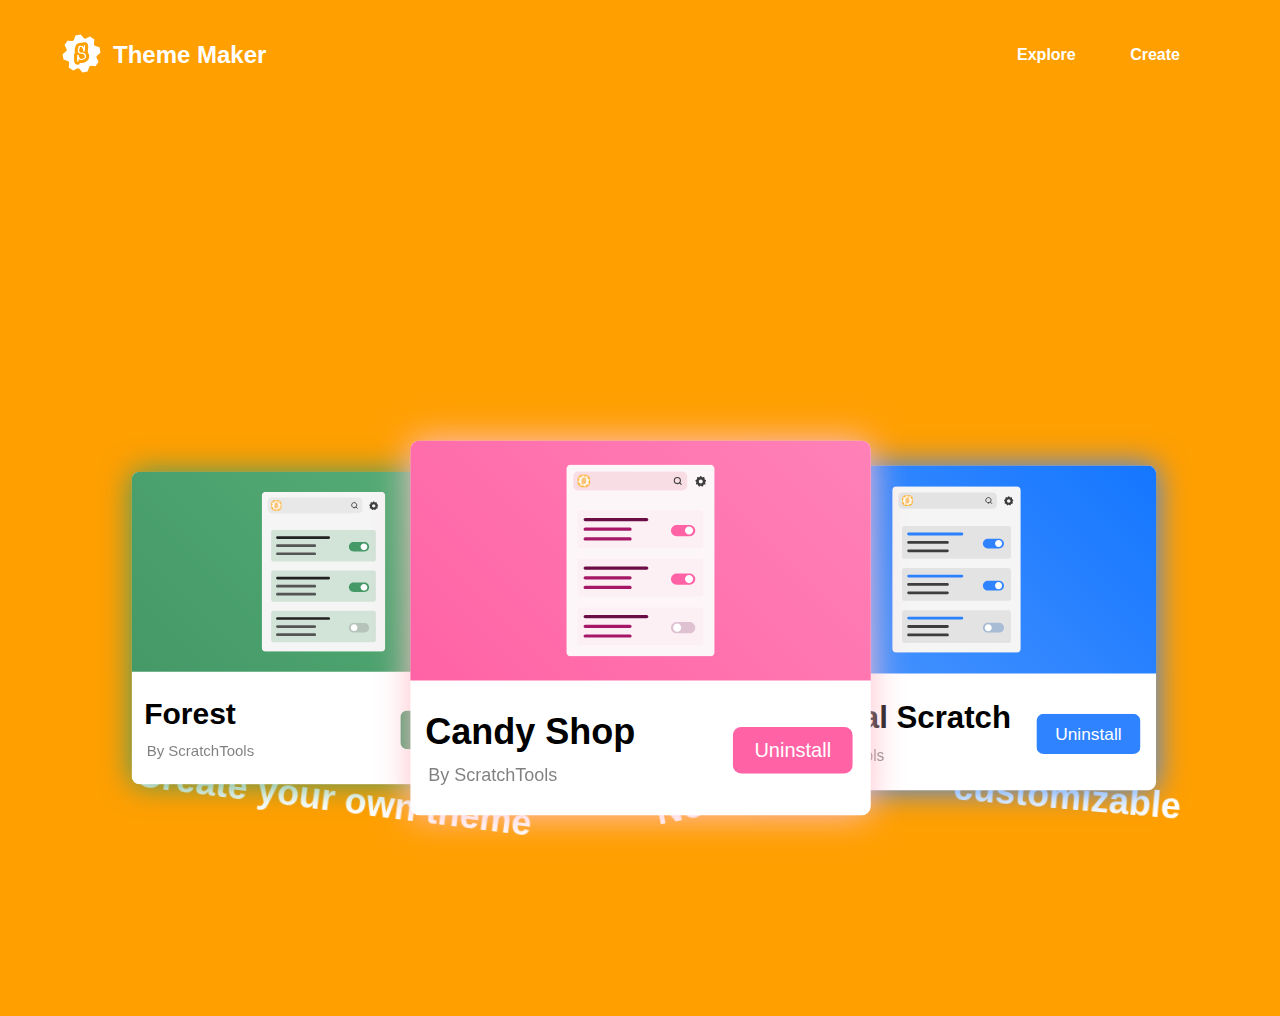
<file: theme-maker/index.html>
<!DOCTYPE html>
<html lang="en">
  <head>
    <meta charset="UTF-8" />
    <meta name="viewport" content="width=device-width, initial-scale=1.0" />
    <title>Theme Maker</title>
    <link rel="stylesheet" type="text/css" href="styles.css" />
    <link rel="icon" href="logo.svg">
  </head>
  <body>
    <div class="navbar">
      <div class="logo">
        <?xml version="1.0" encoding="UTF-8"?>
        <svg
          id="Isolation_Mode"
          data-name="Isolation Mode"
          xmlns="http://www.w3.org/2000/svg"
          xmlns:xlink="http://www.w3.org/1999/xlink"
          viewBox="0 0 242.4 242.4"
        >
          <defs>
            <style>
              .cls-1 {
                fill: none;
              }

              .cls-2 {
                clip-path: url(#clippath);
              }

              .cls-3 {
                fill: #ff9f00;
              }

              .cls-4,
              .cls-5 {
                fill: #fff;
              }

              .cls-5 {
                fill-rule: evenodd;
              }
            </style>
            <clipPath id="clippath">
              <path
                class="cls-1"
                d="m121.2,0h0c66.93,0,121.2,54.26,121.2,121.2h0c0,66.93-54.26,121.2-121.2,121.2h0C54.26,242.4,0,188.13,0,121.2h0C0,54.26,54.26,0,121.2,0Z"
              />
            </clipPath>
          </defs>
          <g class="cls-2">
            <g>
              <path
                class="cls-3"
                d="m121.2,0h0c66.93,0,121.2,54.26,121.2,121.2h0c0,66.93-54.26,121.2-121.2,121.2h0C54.26,242.4,0,188.13,0,121.2h0C0,54.26,54.26,0,121.2,0Z"
              />
              <path
                class="cls-5"
                d="m217.38,168.34l-16.99,24.96-28.27-2.38-7.07,4.62-9.19,26.82-29.66,5.63-18.32-21.68-8.28-1.76-25.44,12.49-24.95-16.98,2.38-28.27-4.63-7.08-26.82-9.2-5.63-29.66,21.69-18.32,1.76-8.28-12.49-25.44,16.98-24.94,28.27,2.39,7.07-4.62,9.16-26.83,29.67-5.63,18.32,21.69,8.28,1.76,25.44-12.49,24.97,16.97-2.38,28.27,4.62,7.07,26.84,9.16,5.63,29.67-21.69,18.32-1.76,8.3,12.49,25.44h0Zm-62.49-53.22c3.46,18.23-8.51,35.81-26.74,39.28-18.23,3.46-35.81-8.51-39.28-26.74-3.46-18.23,8.51-35.82,26.74-39.28,18.23-3.46,35.81,8.51,39.28,26.74h0Z"
              />
              <g>
                <path
                  class="cls-3"
                  d="m122.9,182.16h0c23.13-2.92,40.25-12.26,46.68-30.02,2.19-5.93,2.43-12.42,1.71-21.4-.11-1.47-.36-2.92-.74-4.34-.76-2.87-1.66-5.43-2.8-7.77-.82-1.91-1.89-4.03-3.29-6.21.07-.53.13-1.06.17-1.57v-.05c.18-2.72.25-5.22.14-7.58.19-2.11.35-4.01.5-5.7.21-2.37.38-4.33.52-5.88v-.09l.02-.11.03-.34c.28-3.81.47-6.78.58-9.03.39-7.38-1.02-13.39-3.65-18.19-2.62-4.77-6.21-7.9-9.48-9.89h0c-5.95-3.62-12.94-5.1-19.73-3.94-2.47.39-4.83,1.05-7.11,2.02-.73.3-1.44.63-2.14,1-2.17-.32-4.41-.48-6.69-.48-7.3,0-14.35,1.68-20.87,4.93h-.02l-.02.02c-4.6,2.32-10.61,6.9-14.51,15.62-.82,1.79-1.4,3.7-2.58,7.56l-.06.21c-3.15,10.08-4.1,15-4.1,19.42v7.92c0,2.64.29,5.24.86,7.77-2.55,3.78-4.11,8.03-4.71,12.26v.04c-.15,1.09-.24,2.24-.24,3.44,0,2.01.25,3.83.6,5.43-.03.69-.06,1.35-.07,1.99-.26,1.47-.39,2.96-.39,4.46v7.52c0,1.44.13,2.84.37,4.21h0c-.01.26-.04.58-.06,1.02-.11,2.02-.17,3.59-.17,4.88,0,9.72,3.24,17.56,8.7,22.98,5.37,5.33,12.39,7.83,19.1,7.83s12.74-2.24,18.74-6.07h.02c1.69-1.1,3.24-2.38,4.61-3.82h.07l.02-.05Z"
                />
                <path
                  class="cls-4"
                  d="m99.46,199.65c-9.11,0-18.02-3.66-24.44-10.03-7.15-7.1-10.93-16.91-10.93-28.35,0-1.4.06-3.08.18-5.29,0-.08,0-.16.01-.24-.22-1.53-.33-3.06-.33-4.58v-7.52c0-1.73.14-3.47.4-5.18,0-.22.02-.45.02-.67-.38-2-.57-4.03-.57-6.03,0-1.29.08-2.61.24-3.93v-.04l.07-.56c.62-4.43,2.08-8.75,4.24-12.67-.31-2.08-.46-4.19-.46-6.3v-7.92c0-5.53,1.16-11.21,4.44-21.69l.09-.28c1.2-3.95,1.87-6.13,2.89-8.35,4.87-10.87,12.47-16.47,18-19.26l.04-.02c7.64-3.81,15.8-5.73,24.27-5.73,1.83,0,3.65.09,5.44.27.15-.06.3-.13.45-.19,2.78-1.19,5.67-2.01,8.83-2.52,7.75-1.31,15.83.06,22.97,3.84h.12l1.57.95c.08.05.15.09.23.14l1.9,1.15.07.13c4.27,3,7.71,6.84,10.23,11.44,3.48,6.36,5.02,13.84,4.57,22.24-.11,2.24-.3,5.25-.59,9.18l-.08.87c-.09.95-.18,2.05-.29,3.3l-.21,2.37c-.09.97-.18,2.01-.28,3.12l-.18,2.09c.08,2.17.04,4.5-.13,7.23.89,1.57,1.7,3.2,2.42,4.86,1.29,2.68,2.34,5.62,3.23,8.98.49,1.84.82,3.76.97,5.68.64,8,.83,16.53-2.15,24.59-8.5,23.44-31.57,31.8-50.38,34.6-1.03.91-2.11,1.75-3.24,2.53l-1.67,1.71h-1.07c-6.97,4.09-13.82,6.08-20.88,6.08h-.01Zm-20.29-70.58l-.04.29c-.11.82-.17,1.63-.17,2.4,0,1.25.14,2.53.42,3.79l.22.98-.05,1.01c-.03.62-.05,1.22-.07,1.8v.57l-.11.57c-.18,1.04-.27,2.1-.27,3.16v7.52c0,.96.09,1.94.26,2.92l.11.64v1.07l-.04.41c-.01.17-.02.36-.03.59-.11,1.94-.15,3.36-.15,4.48,0,7.32,2.23,13.41,6.46,17.6,3.6,3.58,8.62,5.63,13.76,5.63,4.34,0,8.56-1.27,13.18-3.97l-4.02-5.93h13.79c21.58-2.84,35.06-11.26,40.05-25.04l.02-.05c1.61-4.35,1.97-9.45,1.27-18.16-.08-1.02-.25-2.02-.51-2.99-.66-2.5-1.41-4.59-2.3-6.41l-.15-.34c-.76-1.78-1.66-3.49-2.69-5.08l-1.52-2.36.39-2.78c.04-.3.08-.61.1-.91v-.18c.19-2.67.23-4.8.14-6.72l-.02-.51.27-3.08c.1-1.12.19-2.16.28-3.14l.21-2.36c.11-1.3.22-2.44.31-3.42,0-.16.03-.33.05-.5v-.07c.28-3.76.47-6.65.57-8.8.3-5.58-.62-10.34-2.73-14.18-1.29-2.35-3.02-4.35-5.15-5.96h-2.42l-1.03-2.1c-4.04-1.97-8.48-2.67-12.72-1.95h-.07c-1.94.32-3.68.81-5.32,1.51l-.06.03c-.56.23-1.09.48-1.59.74l-2.16,1.12-2.41-.35c-1.81-.26-3.69-.4-5.6-.4-6.11,0-11.99,1.39-17.49,4.13-3.34,1.69-7.96,5.13-11.01,11.95l-.03.07c-.6,1.3-1.12,3.03-2.17,6.47l-.12.38c-3.13,9.99-3.75,13.98-3.75,17.17v7.92c0,2.07.23,4.12.67,6.11l.72,3.19-1.83,2.71c-1.77,2.63-2.96,5.67-3.45,8.81h0Zm94.13-36.36v.04-.04Z"
                />
              </g>
              <path
                class="cls-4"
                d="m146.73,132.71c.45,5.65.36,9.29-.28,10.93-2.64,7.47-11.52,12.16-26.64,14.07-5.1.64-10.2-1.78-15.3-7.24,0,.82.18,3.28.55,7.38.28,3.01.22,5.46-.14,7.38-2.28,1.46-4.1,2.19-5.46,2.19-2.1,0-3.14-2.05-3.14-6.15,0-.73.05-1.89.14-3.48s.14-2.71.14-3.35c0-1.55-.14-2.64-.41-3.28v-7.52c0-.18.05-.39.14-.62.09-.22.18-.43.28-.62-.09-1.27-.05-3.23.14-5.87.18-1.64.18-2.69,0-3.14-.45-.91-.68-1.46-.68-1.64.36-2.55,2.23-3.82,5.6-3.82,2.19,0,3.5.78,3.96,2.32,0,1.46.18,3.6.55,6.42.55,3.28,2.28,6.56,5.19,9.83,3.19,3.74,6.23,5.46,9.15,5.19,3.28-.36,6.56-1.14,9.83-2.32,4.55-1.64,7.29-3.55,8.19-5.74.63-1.64.95-3.37.95-5.19,0-5.55-2.05-9.7-6.15-12.43-1.82-1.18-5.19-2.14-10.11-2.87-2.82-.36-4.55-.55-5.19-.55-4.37.09-8.45-1.32-12.23-4.23-3.78-2.92-5.67-6.28-5.67-10.11v-7.92c0-1.73,1-5.78,3.01-12.16.91-3.01,1.41-4.6,1.5-4.78.82-1.91,1.86-3.19,3.14-3.82,3.09-1.55,6.37-2.32,9.83-2.32,6.74,0,11.7,2.73,14.89,8.19.28.28.73.68,1.37,1.23.09-1.27.28-3.23.55-5.87-.09-1.18-.18-2.32-.28-3.42,0-1.27.63-2.14,1.91-2.59.36-.18.86-.32,1.5-.41.91-.18,1.89.05,2.94.68s1.48,2.55,1.29,5.74c-.09,2-.28,4.82-.55,8.47-.28,3.01-.68,7.61-1.23,13.8.18,1.46.18,3.46,0,6.01-.45,1.73-1.82,2.59-4.1,2.59-1.18,0-2.32-.32-3.42-.95-.55-1.73-.82-2.46-.82-2.19.18-2.46-.32-5.74-1.5-9.83-1-2.09-2.39-5.08-4.17-8.95s-4.12-5.95-7.03-6.22c-3.65-.28-6.01.95-7.1,3.69-.36,1.18-.87,2.92-1.5,5.19-1.09,3.37-1.78,6.6-2.05,9.7-.09,1.01-.18,1.41-.28,1.23.28,1.82.59,3.65.95,5.46.45,2.28,1.57,4.01,3.35,5.19s5.17,1.91,10.18,2.19c12.29.73,19.9,5.01,22.81,12.84.45.73.91,1.96,1.36,3.69h.04Z"
              />
            </g>
          </g>
          <path
            class="cls-1"
            d="m121.2.23h0c66.81,0,120.97,54.16,120.97,120.97h0c0,66.81-54.16,120.97-120.97,120.97h0c-66.81,0-120.97-54.16-120.97-120.97H.23C.23,54.39,54.39.23,121.2.23Z"
          />
        </svg>
      </div>
      <h1>Theme Maker</h1>
      <ul>
        <li><a href="explore.html">Explore</a></li>
        <li><a href="create.html">Create</a></li>
      </ul>
    </div>

    <div class="big-text">Style it your way!</div>

    <div class="theme-box-main">
      <svg
        xmlns="http://www.w3.org/2000/svg"
        xmlns:xlink="http://www.w3.org/1999/xlink"
        width="275"
        height="356"
        viewBox="0 0 275 356"
        fill="none"
      >
        <g clip-path="url(#clip0_974_142)">
          <path
            d="M266 0H9C4.02944 0 0 4.02944 0 9V347C0 351.971 4.02944 356 9 356H266C270.971 356 275 351.971 275 347V9C275 4.02944 270.971 0 266 0Z"
            fill="var(--background)"
            style="fill: rgb(253, 246, 248)"
          ></path>
          <path
            d="M215 13H22C17.0294 13 13 17.0294 13 22V39C13 43.9706 17.0294 48 22 48H215C219.971 48 224 43.9706 224 39V22C224 17.0294 219.971 13 215 13Z"
            fill="var(--searchbar)"
            style="fill: rgb(249, 221, 228)"
          ></path>
          <path d="M44 19H21V42H44V19Z" fill="url(#pattern0)"></path>
          <path
            d="M205.792 35.4583C208.921 35.4583 211.458 32.9213 211.458 29.7917C211.458 26.6621 208.921 24.125 205.792 24.125C202.662 24.125 200.125 26.6621 200.125 29.7917C200.125 32.9213 202.662 35.4583 205.792 35.4583Z"
            stroke="var(--icon)"
            stroke-width="2"
            stroke-linecap="round"
            stroke-linejoin="round"
            style="stroke: rgb(61, 61, 61)"
          ></path>
          <path
            d="M212.876 36.8752L209.795 33.7939"
            stroke="var(--icon)"
            stroke-width="2"
            stroke-linecap="round"
            stroke-linejoin="round"
            style="stroke: rgb(61, 61, 61)"
          ></path>
          <path
            fill-rule="evenodd"
            clip-rule="evenodd"
            d="M250.973 22.552C250.343 20.9951 248.139 20.9951 247.509 22.552C247.094 23.5796 245.88 24.0214 244.901 23.5012C243.418 22.7131 241.73 24.13 242.249 25.7273C242.591 26.7815 241.945 27.9001 240.861 28.1308C239.218 28.4803 238.835 30.6511 240.259 31.5413C241.199 32.1289 241.424 33.401 240.741 34.2745C239.708 35.5981 240.81 37.507 242.473 37.2737C243.571 37.1196 244.56 37.9499 244.599 39.0577C244.658 40.7359 246.729 41.4898 247.853 40.2421C248.595 39.4185 249.887 39.4185 250.629 40.2421C251.753 41.4898 253.824 40.7359 253.883 39.0577C253.922 37.9499 254.911 37.1196 256.009 37.2737C257.672 37.507 258.774 35.5981 257.741 34.2745C257.058 33.401 257.283 32.1289 258.222 31.5413C259.646 30.6511 259.264 28.4803 257.621 28.1308C256.537 27.9001 255.891 26.7815 256.233 25.7273C256.752 24.13 255.063 22.7131 253.581 23.5012C252.602 24.0214 251.388 23.5796 250.973 22.552ZM249.241 27.6993C247.216 27.6993 245.574 29.3413 245.574 31.3667C245.574 33.3922 247.216 35.0341 249.241 35.0341C251.266 35.0341 252.908 33.3922 252.908 31.3667C252.908 29.3413 251.266 27.6993 249.241 27.6993Z"
            fill="var(--icon)"
            style="fill: rgb(61, 61, 61)"
          ></path>
          <path
            d="M249 85H26C23.2386 85 21 87.2386 21 90V150C21 152.761 23.2386 155 26 155H249C251.761 155 254 152.761 254 150V90C254 87.2386 251.761 85 249 85Z"
            fill="var(--feature)"
            style="fill: rgba(249, 221, 228, 0.2)"
          ></path>
          <path
            d="M228.5 112H204.5C198.701 112 194 116.701 194 122.5C194 128.299 198.701 133 204.5 133H228.5C234.299 133 239 128.299 239 122.5C239 116.701 234.299 112 228.5 112Z"
            fill="var(--theme)"
            style="fill: rgb(255, 99, 165)"
          ></path>
          <path
            d="M235 122.5C235 118.358 231.642 115 227.5 115C223.358 115 220 118.358 220 122.5C220 126.642 223.358 130 227.5 130C231.642 130 235 126.642 235 122.5Z"
            fill="white"
          ></path>
          <path
            d="M149 99H35C33.3431 99 32 100.343 32 102C32 103.657 33.3431 105 35 105H149C150.657 105 152 103.657 152 102C152 100.343 150.657 99 149 99Z"
            fill="var(--primary)"
            style="fill: rgb(107, 12, 69)"
          ></path>
          <path
            d="M118 117H35C33.3431 117 32 118.343 32 120C32 121.657 33.3431 123 35 123H118C119.657 123 121 121.657 121 120C121 118.343 119.657 117 118 117Z"
            fill="var(--secondary)"
            style="fill: rgb(166, 24, 103)"
          ></path>
          <path
            d="M118 135H35C33.3431 135 32 136.343 32 138C32 139.657 33.3431 141 35 141H118C119.657 141 121 139.657 121 138C121 136.343 119.657 135 118 135Z"
            fill="var(--secondary)"
            style="fill: rgb(166, 24, 103)"
          ></path>
          <path
            d="M249 175H26C23.2386 175 21 177.239 21 180V240C21 242.761 23.2386 245 26 245H249C251.761 245 254 242.761 254 240V180C254 177.239 251.761 175 249 175Z"
            fill="var(--feature)"
            style="fill: rgba(249, 221, 228, 0.2)"
          ></path>
          <path
            d="M228.5 202H204.5C198.701 202 194 206.701 194 212.5C194 218.299 198.701 223 204.5 223H228.5C234.299 223 239 218.299 239 212.5C239 206.701 234.299 202 228.5 202Z"
            fill="var(--theme)"
            style="fill: rgb(255, 99, 165)"
          ></path>
          <path
            d="M235 212.5C235 208.358 231.642 205 227.5 205C223.358 205 220 208.358 220 212.5C220 216.642 223.358 220 227.5 220C231.642 220 235 216.642 235 212.5Z"
            fill="white"
          ></path>
          <path
            d="M149 189H35C33.3431 189 32 190.343 32 192C32 193.657 33.3431 195 35 195H149C150.657 195 152 193.657 152 192C152 190.343 150.657 189 149 189Z"
            fill="var(--primary)"
            style="fill: rgb(107, 12, 69)"
          ></path>
          <path
            d="M118 207H35C33.3431 207 32 208.343 32 210C32 211.657 33.3431 213 35 213H118C119.657 213 121 211.657 121 210C121 208.343 119.657 207 118 207Z"
            fill="var(--secondary)"
            style="fill: rgb(166, 24, 103)"
          ></path>
          <path
            d="M118 225H35C33.3431 225 32 226.343 32 228C32 229.657 33.3431 231 35 231H118C119.657 231 121 229.657 121 228C121 226.343 119.657 225 118 225Z"
            fill="var(--secondary)"
            style="fill: rgb(166, 24, 103)"
          ></path>
          <path
            d="M249 265H26C23.2386 265 21 267.239 21 270V330C21 332.761 23.2386 335 26 335H249C251.761 335 254 332.761 254 330V270C254 267.239 251.761 265 249 265Z"
            fill="var(--feature)"
            style="fill: rgba(249, 221, 228, 0.2)"
          ></path>
          <path
            d="M228.5 292H204.5C198.701 292 194 296.701 194 302.5C194 308.299 198.701 313 204.5 313H228.5C234.299 313 239 308.299 239 302.5C239 296.701 234.299 292 228.5 292Z"
            fill="var(--slider)"
            style="fill: rgba(107, 12, 69, 0.2)"
          ></path>
          <path
            d="M213 302.5C213 298.358 209.642 295 205.5 295C201.358 295 198 298.358 198 302.5C198 306.642 201.358 310 205.5 310C209.642 310 213 306.642 213 302.5Z"
            fill="white"
          ></path>
          <path
            d="M149 279H35C33.3431 279 32 280.343 32 282C32 283.657 33.3431 285 35 285H149C150.657 285 152 283.657 152 282C152 280.343 150.657 279 149 279Z"
            fill="var(--primary)"
            style="fill: rgb(107, 12, 69)"
          ></path>
          <path
            d="M118 297H35C33.3431 297 32 298.343 32 300C32 301.657 33.3431 303 35 303H118C119.657 303 121 301.657 121 300C121 298.343 119.657 297 118 297Z"
            fill="var(--secondary)"
            style="fill: rgb(166, 24, 103)"
          ></path>
          <path
            d="M118 315H35C33.3431 315 32 316.343 32 318C32 319.657 33.3431 321 35 321H118C119.657 321 121 319.657 121 318C121 316.343 119.657 315 118 315Z"
            fill="var(--secondary)"
            style="fill: rgb(166, 24, 103)"
          ></path>
        </g>
        <defs>
          <pattern
            id="pattern0"
            patternContentUnits="objectBoundingBox"
            width="1"
            height="1"
          >
            <use
              xlink:href="#image0_974_142"
              transform="scale(0.00142248)"
            ></use>
          </pattern>
          <clipPath id="clip0_974_142">
            <rect width="275" height="356" fill="white"></rect>
          </clipPath>
          <image
            id="image0_974_142"
            width="703"
            height="703"
            xlink:href="[data-uri]"
          ></image>
        </defs>
      </svg>
      <h1>Candy Shop</h1>
      <p>By ScratchTools</p>
      <button>Uninstall</button>
    </div>

    <div class="theme-box-side">
      <svg
        xmlns="http://www.w3.org/2000/svg"
        xmlns:xlink="http://www.w3.org/1999/xlink"
        width="275"
        height="356"
        viewBox="0 0 275 356"
        fill="none"
      >
        <g clip-path="url(#clip0_974_142)">
          <path
            d="M266 0H9C4.02944 0 0 4.02944 0 9V347C0 351.971 4.02944 356 9 356H266C270.971 356 275 351.971 275 347V9C275 4.02944 270.971 0 266 0Z"
            fill="var(--background)"
            style="fill: rgb(245, 245, 245)"
          ></path>
          <path
            d="M215 13H22C17.0294 13 13 17.0294 13 22V39C13 43.9706 17.0294 48 22 48H215C219.971 48 224 43.9706 224 39V22C224 17.0294 219.971 13 215 13Z"
            fill="var(--searchbar)"
            style="fill: rgb(232, 232, 232)"
          ></path>
          <path d="M44 19H21V42H44V19Z" fill="url(#pattern0)"></path>
          <path
            d="M205.792 35.4583C208.921 35.4583 211.458 32.9213 211.458 29.7917C211.458 26.6621 208.921 24.125 205.792 24.125C202.662 24.125 200.125 26.6621 200.125 29.7917C200.125 32.9213 202.662 35.4583 205.792 35.4583Z"
            stroke="var(--icon)"
            stroke-width="2"
            stroke-linecap="round"
            stroke-linejoin="round"
            style="stroke: rgb(61, 61, 61)"
          ></path>
          <path
            d="M212.876 36.8752L209.795 33.7939"
            stroke="var(--icon)"
            stroke-width="2"
            stroke-linecap="round"
            stroke-linejoin="round"
            style="stroke: rgb(61, 61, 61)"
          ></path>
          <path
            fill-rule="evenodd"
            clip-rule="evenodd"
            d="M250.973 22.552C250.343 20.9951 248.139 20.9951 247.509 22.552C247.094 23.5796 245.88 24.0214 244.901 23.5012C243.418 22.7131 241.73 24.13 242.249 25.7273C242.591 26.7815 241.945 27.9001 240.861 28.1308C239.218 28.4803 238.835 30.6511 240.259 31.5413C241.199 32.1289 241.424 33.401 240.741 34.2745C239.708 35.5981 240.81 37.507 242.473 37.2737C243.571 37.1196 244.56 37.9499 244.599 39.0577C244.658 40.7359 246.729 41.4898 247.853 40.2421C248.595 39.4185 249.887 39.4185 250.629 40.2421C251.753 41.4898 253.824 40.7359 253.883 39.0577C253.922 37.9499 254.911 37.1196 256.009 37.2737C257.672 37.507 258.774 35.5981 257.741 34.2745C257.058 33.401 257.283 32.1289 258.222 31.5413C259.646 30.6511 259.264 28.4803 257.621 28.1308C256.537 27.9001 255.891 26.7815 256.233 25.7273C256.752 24.13 255.063 22.7131 253.581 23.5012C252.602 24.0214 251.388 23.5796 250.973 22.552ZM249.241 27.6993C247.216 27.6993 245.574 29.3413 245.574 31.3667C245.574 33.3922 247.216 35.0341 249.241 35.0341C251.266 35.0341 252.908 33.3922 252.908 31.3667C252.908 29.3413 251.266 27.6993 249.241 27.6993Z"
            fill="var(--icon)"
            style="fill: rgb(61, 61, 61)"
          ></path>
          <path
            d="M249 85H26C23.2386 85 21 87.2386 21 90V150C21 152.761 23.2386 155 26 155H249C251.761 155 254 152.761 254 150V90C254 87.2386 251.761 85 249 85Z"
            fill="var(--feature)"
            style="fill: rgba(68, 153, 102, 0.2)"
          ></path>
          <path
            d="M228.5 112H204.5C198.701 112 194 116.701 194 122.5C194 128.299 198.701 133 204.5 133H228.5C234.299 133 239 128.299 239 122.5C239 116.701 234.299 112 228.5 112Z"
            fill="var(--theme)"
            style="fill: rgb(68, 153, 102)"
          ></path>
          <path
            d="M235 122.5C235 118.358 231.642 115 227.5 115C223.358 115 220 118.358 220 122.5C220 126.642 223.358 130 227.5 130C231.642 130 235 126.642 235 122.5Z"
            fill="white"
          ></path>
          <path
            d="M149 99H35C33.3431 99 32 100.343 32 102C32 103.657 33.3431 105 35 105H149C150.657 105 152 103.657 152 102C152 100.343 150.657 99 149 99Z"
            fill="var(--primary)"
            style="fill: rgb(34, 34, 34)"
          ></path>
          <path
            d="M118 117H35C33.3431 117 32 118.343 32 120C32 121.657 33.3431 123 35 123H118C119.657 123 121 121.657 121 120C121 118.343 119.657 117 118 117Z"
            fill="var(--secondary)"
            style="fill: rgb(85, 85, 85)"
          ></path>
          <path
            d="M118 135H35C33.3431 135 32 136.343 32 138C32 139.657 33.3431 141 35 141H118C119.657 141 121 139.657 121 138C121 136.343 119.657 135 118 135Z"
            fill="var(--secondary)"
            style="fill: rgb(85, 85, 85)"
          ></path>
          <path
            d="M249 175H26C23.2386 175 21 177.239 21 180V240C21 242.761 23.2386 245 26 245H249C251.761 245 254 242.761 254 240V180C254 177.239 251.761 175 249 175Z"
            fill="var(--feature)"
            style="fill: rgba(68, 153, 102, 0.2)"
          ></path>
          <path
            d="M228.5 202H204.5C198.701 202 194 206.701 194 212.5C194 218.299 198.701 223 204.5 223H228.5C234.299 223 239 218.299 239 212.5C239 206.701 234.299 202 228.5 202Z"
            fill="var(--theme)"
            style="fill: rgb(68, 153, 102)"
          ></path>
          <path
            d="M235 212.5C235 208.358 231.642 205 227.5 205C223.358 205 220 208.358 220 212.5C220 216.642 223.358 220 227.5 220C231.642 220 235 216.642 235 212.5Z"
            fill="white"
          ></path>
          <path
            d="M149 189H35C33.3431 189 32 190.343 32 192C32 193.657 33.3431 195 35 195H149C150.657 195 152 193.657 152 192C152 190.343 150.657 189 149 189Z"
            fill="var(--primary)"
            style="fill: rgb(34, 34, 34)"
          ></path>
          <path
            d="M118 207H35C33.3431 207 32 208.343 32 210C32 211.657 33.3431 213 35 213H118C119.657 213 121 211.657 121 210C121 208.343 119.657 207 118 207Z"
            fill="var(--secondary)"
            style="fill: rgb(85, 85, 85)"
          ></path>
          <path
            d="M118 225H35C33.3431 225 32 226.343 32 228C32 229.657 33.3431 231 35 231H118C119.657 231 121 229.657 121 228C121 226.343 119.657 225 118 225Z"
            fill="var(--secondary)"
            style="fill: rgb(85, 85, 85)"
          ></path>
          <path
            d="M249 265H26C23.2386 265 21 267.239 21 270V330C21 332.761 23.2386 335 26 335H249C251.761 335 254 332.761 254 330V270C254 267.239 251.761 265 249 265Z"
            fill="var(--feature)"
            style="fill: rgba(68, 153, 102, 0.2)"
          ></path>
          <path
            d="M228.5 292H204.5C198.701 292 194 296.701 194 302.5C194 308.299 198.701 313 204.5 313H228.5C234.299 313 239 308.299 239 302.5C239 296.701 234.299 292 228.5 292Z"
            fill="var(--slider)"
            style="fill: rgba(68, 68, 68, 0.2)"
          ></path>
          <path
            d="M213 302.5C213 298.358 209.642 295 205.5 295C201.358 295 198 298.358 198 302.5C198 306.642 201.358 310 205.5 310C209.642 310 213 306.642 213 302.5Z"
            fill="white"
          ></path>
          <path
            d="M149 279H35C33.3431 279 32 280.343 32 282C32 283.657 33.3431 285 35 285H149C150.657 285 152 283.657 152 282C152 280.343 150.657 279 149 279Z"
            fill="var(--primary)"
            style="fill: rgb(34, 34, 34)"
          ></path>
          <path
            d="M118 297H35C33.3431 297 32 298.343 32 300C32 301.657 33.3431 303 35 303H118C119.657 303 121 301.657 121 300C121 298.343 119.657 297 118 297Z"
            fill="var(--secondary)"
            style="fill: rgb(85, 85, 85)"
          ></path>
          <path
            d="M118 315H35C33.3431 315 32 316.343 32 318C32 319.657 33.3431 321 35 321H118C119.657 321 121 319.657 121 318C121 316.343 119.657 315 118 315Z"
            fill="var(--secondary)"
            style="fill: rgb(85, 85, 85)"
          ></path>
        </g>
        <defs>
          <pattern
            id="pattern0"
            patternContentUnits="objectBoundingBox"
            width="1"
            height="1"
          >
            <use
              xlink:href="#image0_974_142"
              transform="scale(0.00142248)"
            ></use>
          </pattern>
          <clipPath id="clip0_974_142">
            <rect width="275" height="356" fill="white"></rect>
          </clipPath>
          <image
            id="image0_974_142"
            width="703"
            height="703"
            xlink:href="[data-uri]"
          ></image>
        </defs>
      </svg>
      <h1>Forest</h1>
      <p>By ScratchTools</p>
      <button>Uninstall</button>
    </div>

    <div class="theme-box-other">
      <svg
        xmlns="http://www.w3.org/2000/svg"
        xmlns:xlink="http://www.w3.org/1999/xlink"
        width="275"
        height="356"
        viewBox="0 0 275 356"
        fill="none"
      >
        <g clip-path="url(#clip0_974_142)">
          <path
            d="M266 0H9C4.02944 0 0 4.02944 0 9V347C0 351.971 4.02944 356 9 356H266C270.971 356 275 351.971 275 347V9C275 4.02944 270.971 0 266 0Z"
            fill="var(--background)"
            style="fill: rgb(245, 245, 245)"
          ></path>
          <path
            d="M215 13H22C17.0294 13 13 17.0294 13 22V39C13 43.9706 17.0294 48 22 48H215C219.971 48 224 43.9706 224 39V22C224 17.0294 219.971 13 215 13Z"
            fill="var(--searchbar)"
            style="fill: rgb(227, 227, 227)"
          ></path>
          <path d="M44 19H21V42H44V19Z" fill="url(#pattern0)"></path>
          <path
            d="M205.792 35.4583C208.921 35.4583 211.458 32.9213 211.458 29.7917C211.458 26.6621 208.921 24.125 205.792 24.125C202.662 24.125 200.125 26.6621 200.125 29.7917C200.125 32.9213 202.662 35.4583 205.792 35.4583Z"
            stroke="var(--icon)"
            stroke-width="2"
            stroke-linecap="round"
            stroke-linejoin="round"
            style="stroke: rgb(61, 61, 61)"
          ></path>
          <path
            d="M212.876 36.8752L209.795 33.7939"
            stroke="var(--icon)"
            stroke-width="2"
            stroke-linecap="round"
            stroke-linejoin="round"
            style="stroke: rgb(61, 61, 61)"
          ></path>
          <path
            fill-rule="evenodd"
            clip-rule="evenodd"
            d="M250.973 22.552C250.343 20.9951 248.139 20.9951 247.509 22.552C247.094 23.5796 245.88 24.0214 244.901 23.5012C243.418 22.7131 241.73 24.13 242.249 25.7273C242.591 26.7815 241.945 27.9001 240.861 28.1308C239.218 28.4803 238.835 30.6511 240.259 31.5413C241.199 32.1289 241.424 33.401 240.741 34.2745C239.708 35.5981 240.81 37.507 242.473 37.2737C243.571 37.1196 244.56 37.9499 244.599 39.0577C244.658 40.7359 246.729 41.4898 247.853 40.2421C248.595 39.4185 249.887 39.4185 250.629 40.2421C251.753 41.4898 253.824 40.7359 253.883 39.0577C253.922 37.9499 254.911 37.1196 256.009 37.2737C257.672 37.507 258.774 35.5981 257.741 34.2745C257.058 33.401 257.283 32.1289 258.222 31.5413C259.646 30.6511 259.264 28.4803 257.621 28.1308C256.537 27.9001 255.891 26.7815 256.233 25.7273C256.752 24.13 255.063 22.7131 253.581 23.5012C252.602 24.0214 251.388 23.5796 250.973 22.552ZM249.241 27.6993C247.216 27.6993 245.574 29.3413 245.574 31.3667C245.574 33.3922 247.216 35.0341 249.241 35.0341C251.266 35.0341 252.908 33.3922 252.908 31.3667C252.908 29.3413 251.266 27.6993 249.241 27.6993Z"
            fill="var(--icon)"
            style="fill: rgb(61, 61, 61)"
          ></path>
          <path
            d="M249 85H26C23.2386 85 21 87.2386 21 90V150C21 152.761 23.2386 155 26 155H249C251.761 155 254 152.761 254 150V90C254 87.2386 251.761 85 249 85Z"
            fill="var(--feature)"
            style="fill: rgb(227, 227, 227)"
          ></path>
          <path
            d="M228.5 112H204.5C198.701 112 194 116.701 194 122.5C194 128.299 198.701 133 204.5 133H228.5C234.299 133 239 128.299 239 122.5C239 116.701 234.299 112 228.5 112Z"
            fill="var(--theme)"
            style="fill: rgb(48, 131, 254)"
          ></path>
          <path
            d="M235 122.5C235 118.358 231.642 115 227.5 115C223.358 115 220 118.358 220 122.5C220 126.642 223.358 130 227.5 130C231.642 130 235 126.642 235 122.5Z"
            fill="white"
          ></path>
          <path
            d="M149 99H35C33.3431 99 32 100.343 32 102C32 103.657 33.3431 105 35 105H149C150.657 105 152 103.657 152 102C152 100.343 150.657 99 149 99Z"
            fill="var(--primary)"
            style="fill: rgb(43, 128, 254)"
          ></path>
          <path
            d="M118 117H35C33.3431 117 32 118.343 32 120C32 121.657 33.3431 123 35 123H118C119.657 123 121 121.657 121 120C121 118.343 119.657 117 118 117Z"
            fill="var(--secondary)"
            style="fill: rgb(61, 61, 61)"
          ></path>
          <path
            d="M118 135H35C33.3431 135 32 136.343 32 138C32 139.657 33.3431 141 35 141H118C119.657 141 121 139.657 121 138C121 136.343 119.657 135 118 135Z"
            fill="var(--secondary)"
            style="fill: rgb(61, 61, 61)"
          ></path>
          <path
            d="M249 175H26C23.2386 175 21 177.239 21 180V240C21 242.761 23.2386 245 26 245H249C251.761 245 254 242.761 254 240V180C254 177.239 251.761 175 249 175Z"
            fill="var(--feature)"
            style="fill: rgb(227, 227, 227)"
          ></path>
          <path
            d="M228.5 202H204.5C198.701 202 194 206.701 194 212.5C194 218.299 198.701 223 204.5 223H228.5C234.299 223 239 218.299 239 212.5C239 206.701 234.299 202 228.5 202Z"
            fill="var(--theme)"
            style="fill: rgb(48, 131, 254)"
          ></path>
          <path
            d="M235 212.5C235 208.358 231.642 205 227.5 205C223.358 205 220 208.358 220 212.5C220 216.642 223.358 220 227.5 220C231.642 220 235 216.642 235 212.5Z"
            fill="white"
          ></path>
          <path
            d="M149 189H35C33.3431 189 32 190.343 32 192C32 193.657 33.3431 195 35 195H149C150.657 195 152 193.657 152 192C152 190.343 150.657 189 149 189Z"
            fill="var(--primary)"
            style="fill: rgb(43, 128, 254)"
          ></path>
          <path
            d="M118 207H35C33.3431 207 32 208.343 32 210C32 211.657 33.3431 213 35 213H118C119.657 213 121 211.657 121 210C121 208.343 119.657 207 118 207Z"
            fill="var(--secondary)"
            style="fill: rgb(61, 61, 61)"
          ></path>
          <path
            d="M118 225H35C33.3431 225 32 226.343 32 228C32 229.657 33.3431 231 35 231H118C119.657 231 121 229.657 121 228C121 226.343 119.657 225 118 225Z"
            fill="var(--secondary)"
            style="fill: rgb(61, 61, 61)"
          ></path>
          <path
            d="M249 265H26C23.2386 265 21 267.239 21 270V330C21 332.761 23.2386 335 26 335H249C251.761 335 254 332.761 254 330V270C254 267.239 251.761 265 249 265Z"
            fill="var(--feature)"
            style="fill: rgb(227, 227, 227)"
          ></path>
          <path
            d="M228.5 292H204.5C198.701 292 194 296.701 194 302.5C194 308.299 198.701 313 204.5 313H228.5C234.299 313 239 308.299 239 302.5C239 296.701 234.299 292 228.5 292Z"
            fill="var(--slider)"
            style="fill: rgb(168, 188, 214)"
          ></path>
          <path
            d="M213 302.5C213 298.358 209.642 295 205.5 295C201.358 295 198 298.358 198 302.5C198 306.642 201.358 310 205.5 310C209.642 310 213 306.642 213 302.5Z"
            fill="white"
          ></path>
          <path
            d="M149 279H35C33.3431 279 32 280.343 32 282C32 283.657 33.3431 285 35 285H149C150.657 285 152 283.657 152 282C152 280.343 150.657 279 149 279Z"
            fill="var(--primary)"
            style="fill: rgb(43, 128, 254)"
          ></path>
          <path
            d="M118 297H35C33.3431 297 32 298.343 32 300C32 301.657 33.3431 303 35 303H118C119.657 303 121 301.657 121 300C121 298.343 119.657 297 118 297Z"
            fill="var(--secondary)"
            style="fill: rgb(61, 61, 61)"
          ></path>
          <path
            d="M118 315H35C33.3431 315 32 316.343 32 318C32 319.657 33.3431 321 35 321H118C119.657 321 121 319.657 121 318C121 316.343 119.657 315 118 315Z"
            fill="var(--secondary)"
            style="fill: rgb(61, 61, 61)"
          ></path>
        </g>
        <defs>
          <pattern
            id="pattern0"
            patternContentUnits="objectBoundingBox"
            width="1"
            height="1"
          >
            <use
              xlink:href="#image0_974_142"
              transform="scale(0.00142248)"
            ></use>
          </pattern>
          <clipPath id="clip0_974_142">
            <rect width="275" height="356" fill="white"></rect>
          </clipPath>
          <image
            id="image0_974_142"
            width="703"
            height="703"
            xlink:href="[data-uri]"
          ></image>
        </defs>
      </svg>
      <h1>Original Scratch</h1>
      <p>By ScratchTools</p>
      <button>Uninstall</button>
    </div>
    <div class="bottom">Create your own theme</div>
    <div class="bottom-middle">No Code</div>
    <div class="bottom-end">Fully customizable</div>
  </body>
</html>
</file>
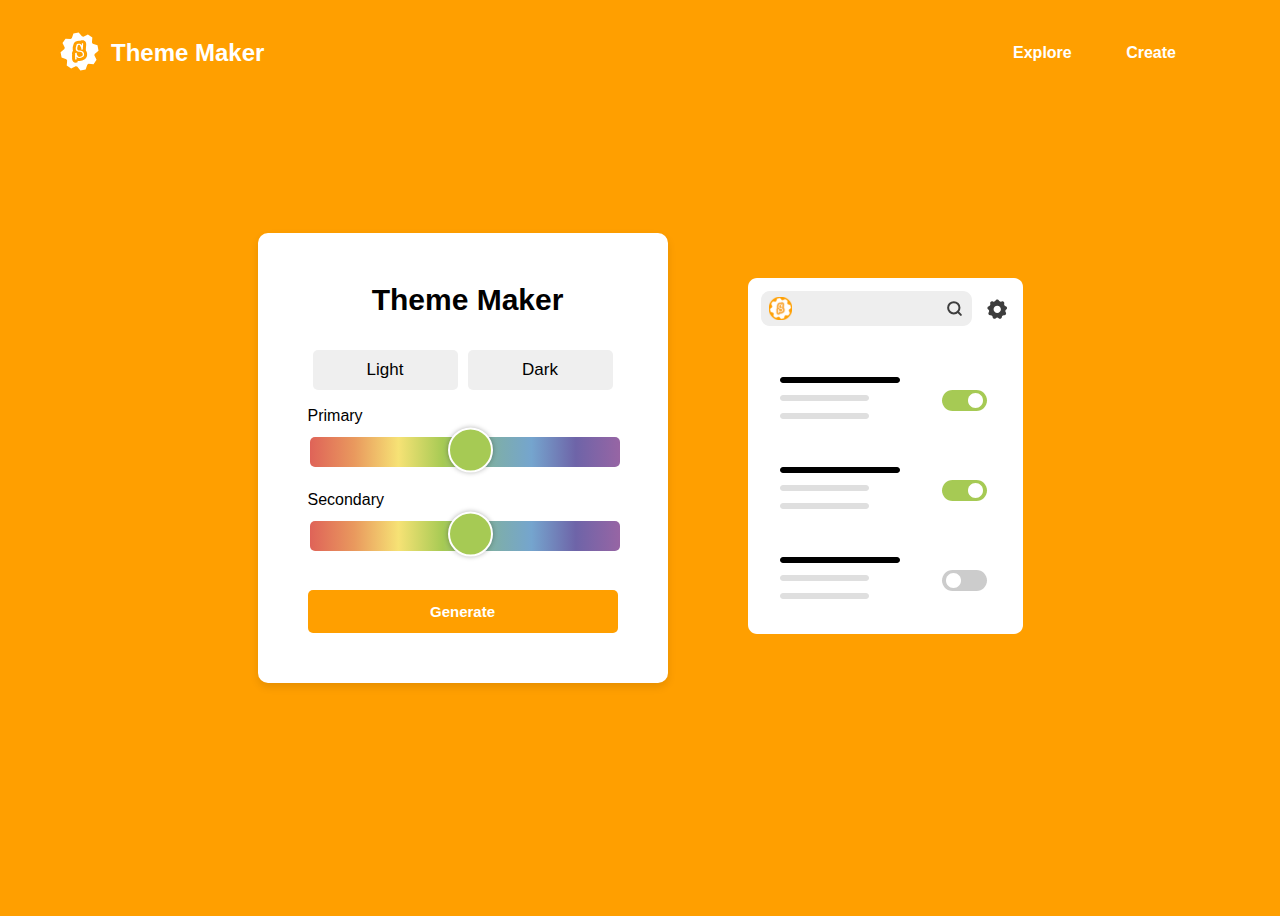
<file: theme-maker/create.html>
<!DOCTYPE html>
<html lang="en">
<head>
   <meta charset="UTF-8">
   <meta name="viewport" content="width=device-width, initial-scale=1.0">
   <title>Theme Maker</title>
   <link rel="stylesheet" type="text/css" href="create.css" />
   <link rel="icon" href="logo.svg">
   <script src="script.js"></script>


</head>
<body>
   <div class="navbar">
       
    <a href="index.html">
      <div class="logo">
        <?xml version="1.0" encoding="UTF-8"?>
<svg id="Isolation_Mode" data-name="Isolation Mode" xmlns="http://www.w3.org/2000/svg" xmlns:xlink="http://www.w3.org/1999/xlink" viewBox="0 0 242.4 242.4">
<defs>
<style>
  .cls-1 {
    fill: none;
  }


  .cls-2 {
    clip-path: url(#clippath);
  }


  .cls-3 {
    fill: #ff9f00;
  }


  .cls-4, .cls-5 {
    fill: #fff;
  }


  .cls-5 {
    fill-rule: evenodd;
  }
</style>
<clipPath id="clippath">
  <path class="cls-1" d="m121.2,0h0c66.93,0,121.2,54.26,121.2,121.2h0c0,66.93-54.26,121.2-121.2,121.2h0C54.26,242.4,0,188.13,0,121.2h0C0,54.26,54.26,0,121.2,0Z"/>
</clipPath>
</defs>
<g class="cls-2">
<g>
  <path class="cls-3" d="m121.2,0h0c66.93,0,121.2,54.26,121.2,121.2h0c0,66.93-54.26,121.2-121.2,121.2h0C54.26,242.4,0,188.13,0,121.2h0C0,54.26,54.26,0,121.2,0Z"/>
  <path class="cls-5" d="m217.38,168.34l-16.99,24.96-28.27-2.38-7.07,4.62-9.19,26.82-29.66,5.63-18.32-21.68-8.28-1.76-25.44,12.49-24.95-16.98,2.38-28.27-4.63-7.08-26.82-9.2-5.63-29.66,21.69-18.32,1.76-8.28-12.49-25.44,16.98-24.94,28.27,2.39,7.07-4.62,9.16-26.83,29.67-5.63,18.32,21.69,8.28,1.76,25.44-12.49,24.97,16.97-2.38,28.27,4.62,7.07,26.84,9.16,5.63,29.67-21.69,18.32-1.76,8.3,12.49,25.44h0Zm-62.49-53.22c3.46,18.23-8.51,35.81-26.74,39.28-18.23,3.46-35.81-8.51-39.28-26.74-3.46-18.23,8.51-35.82,26.74-39.28,18.23-3.46,35.81,8.51,39.28,26.74h0Z"/>
  <g>
    <path class="cls-3" d="m122.9,182.16h0c23.13-2.92,40.25-12.26,46.68-30.02,2.19-5.93,2.43-12.42,1.71-21.4-.11-1.47-.36-2.92-.74-4.34-.76-2.87-1.66-5.43-2.8-7.77-.82-1.91-1.89-4.03-3.29-6.21.07-.53.13-1.06.17-1.57v-.05c.18-2.72.25-5.22.14-7.58.19-2.11.35-4.01.5-5.7.21-2.37.38-4.33.52-5.88v-.09l.02-.11.03-.34c.28-3.81.47-6.78.58-9.03.39-7.38-1.02-13.39-3.65-18.19-2.62-4.77-6.21-7.9-9.48-9.89h0c-5.95-3.62-12.94-5.1-19.73-3.94-2.47.39-4.83,1.05-7.11,2.02-.73.3-1.44.63-2.14,1-2.17-.32-4.41-.48-6.69-.48-7.3,0-14.35,1.68-20.87,4.93h-.02l-.02.02c-4.6,2.32-10.61,6.9-14.51,15.62-.82,1.79-1.4,3.7-2.58,7.56l-.06.21c-3.15,10.08-4.1,15-4.1,19.42v7.92c0,2.64.29,5.24.86,7.77-2.55,3.78-4.11,8.03-4.71,12.26v.04c-.15,1.09-.24,2.24-.24,3.44,0,2.01.25,3.83.6,5.43-.03.69-.06,1.35-.07,1.99-.26,1.47-.39,2.96-.39,4.46v7.52c0,1.44.13,2.84.37,4.21h0c-.01.26-.04.58-.06,1.02-.11,2.02-.17,3.59-.17,4.88,0,9.72,3.24,17.56,8.7,22.98,5.37,5.33,12.39,7.83,19.1,7.83s12.74-2.24,18.74-6.07h.02c1.69-1.1,3.24-2.38,4.61-3.82h.07l.02-.05Z"/>
    <path class="cls-4" d="m99.46,199.65c-9.11,0-18.02-3.66-24.44-10.03-7.15-7.1-10.93-16.91-10.93-28.35,0-1.4.06-3.08.18-5.29,0-.08,0-.16.01-.24-.22-1.53-.33-3.06-.33-4.58v-7.52c0-1.73.14-3.47.4-5.18,0-.22.02-.45.02-.67-.38-2-.57-4.03-.57-6.03,0-1.29.08-2.61.24-3.93v-.04l.07-.56c.62-4.43,2.08-8.75,4.24-12.67-.31-2.08-.46-4.19-.46-6.3v-7.92c0-5.53,1.16-11.21,4.44-21.69l.09-.28c1.2-3.95,1.87-6.13,2.89-8.35,4.87-10.87,12.47-16.47,18-19.26l.04-.02c7.64-3.81,15.8-5.73,24.27-5.73,1.83,0,3.65.09,5.44.27.15-.06.3-.13.45-.19,2.78-1.19,5.67-2.01,8.83-2.52,7.75-1.31,15.83.06,22.97,3.84h.12l1.57.95c.08.05.15.09.23.14l1.9,1.15.07.13c4.27,3,7.71,6.84,10.23,11.44,3.48,6.36,5.02,13.84,4.57,22.24-.11,2.24-.3,5.25-.59,9.18l-.08.87c-.09.95-.18,2.05-.29,3.3l-.21,2.37c-.09.97-.18,2.01-.28,3.12l-.18,2.09c.08,2.17.04,4.5-.13,7.23.89,1.57,1.7,3.2,2.42,4.86,1.29,2.68,2.34,5.62,3.23,8.98.49,1.84.82,3.76.97,5.68.64,8,.83,16.53-2.15,24.59-8.5,23.44-31.57,31.8-50.38,34.6-1.03.91-2.11,1.75-3.24,2.53l-1.67,1.71h-1.07c-6.97,4.09-13.82,6.08-20.88,6.08h-.01Zm-20.29-70.58l-.04.29c-.11.82-.17,1.63-.17,2.4,0,1.25.14,2.53.42,3.79l.22.98-.05,1.01c-.03.62-.05,1.22-.07,1.8v.57l-.11.57c-.18,1.04-.27,2.1-.27,3.16v7.52c0,.96.09,1.94.26,2.92l.11.64v1.07l-.04.41c-.01.17-.02.36-.03.59-.11,1.94-.15,3.36-.15,4.48,0,7.32,2.23,13.41,6.46,17.6,3.6,3.58,8.62,5.63,13.76,5.63,4.34,0,8.56-1.27,13.18-3.97l-4.02-5.93h13.79c21.58-2.84,35.06-11.26,40.05-25.04l.02-.05c1.61-4.35,1.97-9.45,1.27-18.16-.08-1.02-.25-2.02-.51-2.99-.66-2.5-1.41-4.59-2.3-6.41l-.15-.34c-.76-1.78-1.66-3.49-2.69-5.08l-1.52-2.36.39-2.78c.04-.3.08-.61.1-.91v-.18c.19-2.67.23-4.8.14-6.72l-.02-.51.27-3.08c.1-1.12.19-2.16.28-3.14l.21-2.36c.11-1.3.22-2.44.31-3.42,0-.16.03-.33.05-.5v-.07c.28-3.76.47-6.65.57-8.8.3-5.58-.62-10.34-2.73-14.18-1.29-2.35-3.02-4.35-5.15-5.96h-2.42l-1.03-2.1c-4.04-1.97-8.48-2.67-12.72-1.95h-.07c-1.94.32-3.68.81-5.32,1.51l-.06.03c-.56.23-1.09.48-1.59.74l-2.16,1.12-2.41-.35c-1.81-.26-3.69-.4-5.6-.4-6.11,0-11.99,1.39-17.49,4.13-3.34,1.69-7.96,5.13-11.01,11.95l-.03.07c-.6,1.3-1.12,3.03-2.17,6.47l-.12.38c-3.13,9.99-3.75,13.98-3.75,17.17v7.92c0,2.07.23,4.12.67,6.11l.72,3.19-1.83,2.71c-1.77,2.63-2.96,5.67-3.45,8.81h0Zm94.13-36.36v.04-.04Z"/>
  </g>
  <path class="cls-4" d="m146.73,132.71c.45,5.65.36,9.29-.28,10.93-2.64,7.47-11.52,12.16-26.64,14.07-5.1.64-10.2-1.78-15.3-7.24,0,.82.18,3.28.55,7.38.28,3.01.22,5.46-.14,7.38-2.28,1.46-4.1,2.19-5.46,2.19-2.1,0-3.14-2.05-3.14-6.15,0-.73.05-1.89.14-3.48s.14-2.71.14-3.35c0-1.55-.14-2.64-.41-3.28v-7.52c0-.18.05-.39.14-.62.09-.22.18-.43.28-.62-.09-1.27-.05-3.23.14-5.87.18-1.64.18-2.69,0-3.14-.45-.91-.68-1.46-.68-1.64.36-2.55,2.23-3.82,5.6-3.82,2.19,0,3.5.78,3.96,2.32,0,1.46.18,3.6.55,6.42.55,3.28,2.28,6.56,5.19,9.83,3.19,3.74,6.23,5.46,9.15,5.19,3.28-.36,6.56-1.14,9.83-2.32,4.55-1.64,7.29-3.55,8.19-5.74.63-1.64.95-3.37.95-5.19,0-5.55-2.05-9.7-6.15-12.43-1.82-1.18-5.19-2.14-10.11-2.87-2.82-.36-4.55-.55-5.19-.55-4.37.09-8.45-1.32-12.23-4.23-3.78-2.92-5.67-6.28-5.67-10.11v-7.92c0-1.73,1-5.78,3.01-12.16.91-3.01,1.41-4.6,1.5-4.78.82-1.91,1.86-3.19,3.14-3.82,3.09-1.55,6.37-2.32,9.83-2.32,6.74,0,11.7,2.73,14.89,8.19.28.28.73.68,1.37,1.23.09-1.27.28-3.23.55-5.87-.09-1.18-.18-2.32-.28-3.42,0-1.27.63-2.14,1.91-2.59.36-.18.86-.32,1.5-.41.91-.18,1.89.05,2.94.68s1.48,2.55,1.29,5.74c-.09,2-.28,4.82-.55,8.47-.28,3.01-.68,7.61-1.23,13.8.18,1.46.18,3.46,0,6.01-.45,1.73-1.82,2.59-4.1,2.59-1.18,0-2.32-.32-3.42-.95-.55-1.73-.82-2.46-.82-2.19.18-2.46-.32-5.74-1.5-9.83-1-2.09-2.39-5.08-4.17-8.95s-4.12-5.95-7.03-6.22c-3.65-.28-6.01.95-7.1,3.69-.36,1.18-.87,2.92-1.5,5.19-1.09,3.37-1.78,6.6-2.05,9.7-.09,1.01-.18,1.41-.28,1.23.28,1.82.59,3.65.95,5.46.45,2.28,1.57,4.01,3.35,5.19s5.17,1.91,10.18,2.19c12.29.73,19.9,5.01,22.81,12.84.45.73.91,1.96,1.36,3.69h.04Z"/>
</g>
</g>
<path class="cls-1" d="m121.2.23h0c66.81,0,120.97,54.16,120.97,120.97h0c0,66.81-54.16,120.97-120.97,120.97h0c-66.81,0-120.97-54.16-120.97-120.97H.23C.23,54.39,54.39.23,121.2.23Z"/>
</svg>
    </a>
       </div>
       <a href="index.html"><h1>Theme Maker</h1></a>
       <ul>
           <li><a href="explore.html">Explore</a></li>
           <li><a href="create.html">Create</a></li>
       </ul>
    </div>
 

    <div class="theme-maker">
      <h1>Theme Maker</h1>
      <div class="button-container">
        <button class="light-btn" id="light-btn">Light</button>
        <button class="dark-btn" id="dark-btn">Dark</button>
      </div>
      <div class="color-container">
          <div class="slider-wrapper">
              <label for="primary-slider">Primary</label>
              <input type="range" id="primary-slider" class="slider" min="0" max="100" value="50">
              <div id="primary-color" class="color-circle"></div>
          </div>
          <div class="slider-wrapper">
              <label for="secondary-slider">Secondary</label>
              <input type="range" id="secondary-slider" class="slider" min="0" max="100" value="50">
              <div id="secondary-color" class="color-circle"></div>
          </div>
      </div>
      <button class="submit" type="button">Generate</button>
  </div>



    <script src="script.js"></script>




 






  </div>
  <div class="svg-container">


   <svg xmlns="http://www.w3.org/2000/svg" xmlns:xlink="http://www.w3.org/1999/xlink" width="275" height="356" viewBox="0 0 275 356" fill="none">
       <g clip-path="url(#clip0_974_142)">
       <path class="svg-back" d="M266 0H9C4.02944 0 0 4.02944 0 9V347C0 351.971 4.02944 356 9 356H266C270.971 356 275 351.971 275 347V9C275 4.02944 270.971 0 266 0Z" fill="var(--background)" style="fill: rgb(255, 255, 255);"></path>
       <path class="svg-search" d="M215 13H22C17.0294 13 13 17.0294 13 22V39C13 43.9706 17.0294 48 22 48H215C219.971 48 224 43.9706 224 39V22C224 17.0294 219.971 13 215 13Z" fill="var(--searchbar)" style="fill: rgb(238, 238, 238);"></path>
       <path d="M44 19H21V42H44V19Z" fill="url(#pattern0)"></path>
       <path class="search-icon" d="M205.792 35.4583C208.921 35.4583 211.458 32.9213 211.458 29.7917C211.458 26.6621 208.921 24.125 205.792 24.125C202.662 24.125 200.125 26.6621 200.125 29.7917C200.125 32.9213 202.662 35.4583 205.792 35.4583Z" stroke="var(--icon)" stroke-width="2" stroke-linecap="round" stroke-linejoin="round" style="stroke: white;"></path>
       <path class="search-icon" d="M212.876 36.8752L209.795 33.7939" stroke="var(--icon)" stroke-width="2" stroke-linecap="round" stroke-linejoin="round" style="stroke: white;"></path>
       <path class="setting-icon" fill-rule="evenodd" clip-rule="evenodd" d="M250.973 22.552C250.343 20.9951 248.139 20.9951 247.509 22.552C247.094 23.5796 245.88 24.0214 244.901 23.5012C243.418 22.7131 241.73 24.13 242.249 25.7273C242.591 26.7815 241.945 27.9001 240.861 28.1308C239.218 28.4803 238.835 30.6511 240.259 31.5413C241.199 32.1289 241.424 33.401 240.741 34.2745C239.708 35.5981 240.81 37.507 242.473 37.2737C243.571 37.1196 244.56 37.9499 244.599 39.0577C244.658 40.7359 246.729 41.4898 247.853 40.2421C248.595 39.4185 249.887 39.4185 250.629 40.2421C251.753 41.4898 253.824 40.7359 253.883 39.0577C253.922 37.9499 254.911 37.1196 256.009 37.2737C257.672 37.507 258.774 35.5981 257.741 34.2745C257.058 33.401 257.283 32.1289 258.222 31.5413C259.646 30.6511 259.264 28.4803 257.621 28.1308C256.537 27.9001 255.891 26.7815 256.233 25.7273C256.752 24.13 255.063 22.7131 253.581 23.5012C252.602 24.0214 251.388 23.5796 250.973 22.552ZM249.241 27.6993C247.216 27.6993 245.574 29.3413 245.574 31.3667C245.574 33.3922 247.216 35.0341 249.241 35.0341C251.266 35.0341 252.908 33.3922 252.908 31.3667C252.908 29.3413 251.266 27.6993 249.241 27.6993Z" fill="var(--icon)" style="fill: white;"></path>
       <path class="inner-box" d="M249 85H26C23.2386 85 21 87.2386 21 90V150C21 152.761 23.2386 155 26 155H249C251.761 155 254 152.761 254 150V90C254 87.2386 251.761 85 249 85Z" fill="var(--feature)" style="fill: rgb(247, 247, 247);"></path>
       <path class="primary-button-on" d="M228.5 112H204.5C198.701 112 194 116.701 194 122.5C194 128.299 198.701 133 204.5 133H228.5C234.299 133 239 128.299 239 122.5C239 116.701 234.299 112 228.5 112Z" fill="var(--theme)" style="fill: rgb(255, 159, 0);"></path>
       <path d="M235 122.5C235 118.358 231.642 115 227.5 115C223.358 115 220 118.358 220 122.5C220 126.642 223.358 130 227.5 130C231.642 130 235 126.642 235 122.5Z" fill="white"></path>
       <path class="title-main" d="M149 99H35C33.3431 99 32 100.343 32 102C32 103.657 33.3431 105 35 105H149C150.657 105 152 103.657 152 102C152 100.343 150.657 99 149 99Z" fill="var(--primary)" style="fill: rgb(0, 0, 0);"></path>
       <path d="M118 117H35C33.3431 117 32 118.343 32 120C32 121.657 33.3431 123 35 123H118C119.657 123 121 121.657 121 120C121 118.343 119.657 117 118 117Z" fill="var(--secondary)" style="fill: rgb(223, 223, 223);"></path>
       <path d="M118 135H35C33.3431 135 32 136.343 32 138C32 139.657 33.3431 141 35 141H118C119.657 141 121 139.657 121 138C121 136.343 119.657 135 118 135Z" fill="var(--secondary)" style="fill: rgb(223, 223, 223);"></path>
       <path class="inner-box" d="M249 175H26C23.2386 175 21 177.239 21 180V240C21 242.761 23.2386 245 26 245H249C251.761 245 254 242.761 254 240V180C254 177.239 251.761 175 249 175Z" fill="var(--feature)" style="fill: rgb(247, 247, 247);"></path>
       <path class="primary-button-on" d="M228.5 202H204.5C198.701 202 194 206.701 194 212.5C194 218.299 198.701 223 204.5 223H228.5C234.299 223 239 218.299 239 212.5C239 206.701 234.299 202 228.5 202Z" fill="var(--theme)" style="fill: rgb(255, 159, 0);"></path>
       <path d="M235 212.5C235 208.358 231.642 205 227.5 205C223.358 205 220 208.358 220 212.5C220 216.642 223.358 220 227.5 220C231.642 220 235 216.642 235 212.5Z" fill="white"></path>
       <path class="title-main" d="M149 189H35C33.3431 189 32 190.343 32 192C32 193.657 33.3431 195 35 195H149C150.657 195 152 193.657 152 192C152 190.343 150.657 189 149 189Z" fill="var(--primary)" style="fill: rgb(0, 0, 0);"></path>
       <path d="M118 207H35C33.3431 207 32 208.343 32 210C32 211.657 33.3431 213 35 213H118C119.657 213 121 211.657 121 210C121 208.343 119.657 207 118 207Z" fill="var(--secondary)" style="fill: rgb(223, 223, 223);"></path>
       <path d="M118 225H35C33.3431 225 32 226.343 32 228C32 229.657 33.3431 231 35 231H118C119.657 231 121 229.657 121 228C121 226.343 119.657 225 118 225Z" fill="var(--secondary)" style="fill: rgb(223, 223, 223);"></path>
       <path class="inner-box" d="M249 265H26C23.2386 265 21 267.239 21 270V330C21 332.761 23.2386 335 26 335H249C251.761 335 254 332.761 254 330V270C254 267.239 251.761 265 249 265Z" fill="var(--feature)" style="fill: rgb(247, 247, 247);"></path>
       <path d="M228.5 292H204.5C198.701 292 194 296.701 194 302.5C194 308.299 198.701 313 204.5 313H228.5C234.299 313 239 308.299 239 302.5C239 296.701 234.299 292 228.5 292Z" fill="var(--slider)" style="fill: rgb(204, 204, 204);"></path>
       <path d="M213 302.5C213 298.358 209.642 295 205.5 295C201.358 295 198 298.358 198 302.5C198 306.642 201.358 310 205.5 310C209.642 310 213 306.642 213 302.5Z" fill="white"></path>
       <path class="title-main" d="M149 279H35C33.3431 279 32 280.343 32 282C32 283.657 33.3431 285 35 285H149C150.657 285 152 283.657 152 282C152 280.343 150.657 279 149 279Z" fill="var(--primary)" style="fill: rgb(0, 0, 0);"></path>
       <path d="M118 297H35C33.3431 297 32 298.343 32 300C32 301.657 33.3431 303 35 303H118C119.657 303 121 301.657 121 300C121 298.343 119.657 297 118 297Z" fill="var(--secondary)" style="fill: rgb(223, 223, 223);"></path>
       <path d="M118 315H35C33.3431 315 32 316.343 32 318C32 319.657 33.3431 321 35 321H118C119.657 321 121 319.657 121 318C121 316.343 119.657 315 118 315Z" fill="var(--secondary)" style="fill: rgb(223, 223, 223);"></path>
       </g>
       <defs>
       <pattern id="pattern0" patternContentUnits="objectBoundingBox" width="1" height="1">
       <use xlink:href="#image0_974_142" transform="scale(0.00142248)"></use>
       </pattern>
       <clipPath id="clip0_974_142">
       <rect width="275" height="356" fill="white"></rect>
       </clipPath>
       <image id="image0_974_142" width="703" height="703" xlink:href="[data-uri]"></image>
       </defs>
       </svg>
  
  </div>
 
 </div>


  </div>


  <div class="gradient-bar">

  </div>


   </body>
 
   </html>
</file>
<file: theme-maker/styles.css>
body {
  font-family: "Inter", sans-serif;
  background-color: #ff9f00;
  display: flex;
  align-items: center;
  justify-content: center;
  height: 1000px;
}
.navbar {
  position: fixed;
  top: 0;
  left: 0;
  background-color: #ff9f00;
  width: 100%;
  padding: 25px;
  display: flex;
  align-items: center;
  z-index: 99999999;
}

.logo svg {
  width: 43px;
  margin-left: 35px;
}

h1 {
  color: white;
  margin-left: 10px;
  font-size: 24px;
  font-weight: 600;
}

.navbar ul li {
  list-style-type: none;
  display: inline-block;
  font-weight: bold;
  margin-right: 50px;
}

ul {
  position: absolute;
  right: 100px;
}

ul li a {
  text-decoration: none;
  color: #fff;
}

.theme-box-main {
  margin-top: 240px;
  background-color: #fff;
  border-radius: 0.4rem;
  height: 250px;
  scale: 1.5;
  position: relative;
  z-index: 1;
  filter: drop-shadow(0 0 0.75rem pink);
}

.theme-box-main h1 {
  color: black;
  font-size: 1.5em;
}

.theme-box-main p {
  opacity: 0.5;
  margin-left: 12px;
  margin-bottom: 10px;
  font-size: 12px;
  position: relative;
  bottom: 8px;
}

.theme-box-main button {
  background-color: rgb(255, 99, 165);
  width: 5rem;
  padding: 0.5rem;
  float: right;
  color: white;
  outline: 0px;
  border-radius: 0.35rem;
  border: 0px;
  font-family: "Inter", sans-serif;
  cursor: pointer;
  opacity: 1;
  transition: opacity 0.2s;
  position: relative;
  bottom: 57px;
  right: 12px;
}

.theme-box-main svg {
  height: 8rem;
  background: linear-gradient(45deg, rgb(255, 99, 165), rgb(255, 129, 183));
  padding: 1rem;
  border-top-left-radius: 0.4rem;
  border-top-right-radius: 0.4rem;
}

.theme-box-side svg {
  height: 8rem;
  background: linear-gradient(45deg, rgb(68, 153, 102), rgb(87, 175, 120));
  padding: 1rem;
  border-top-left-radius: 0.4rem;
  border-top-right-radius: 0.4rem;
}
.theme-box-side h1 {
  color: black;
  font-size: 1.5em;
}

.theme-box-side p {
  opacity: 0.5;
  margin-left: 12px;
  margin-bottom: 10px;
  font-size: 12px;
  position: relative;
  bottom: 8px;
}
.theme-box-side {
  margin-top: 240px;
  background-color: #fff;
  border-radius: 0.4rem;
  height: 250px;
  scale: 1.25;
  filter: drop-shadow(0 0 0.75rem rgb(68, 153, 102));
}

.theme-box-side button {
  background-color: rgb(68, 153, 102);
  width: 5rem;
  padding: 0.5rem;
  float: right;
  color: white;
  outline: 0px;
  border-radius: 0.35rem;
  border: 0px;
  font-family: "Inter", sans-serif;
  cursor: pointer;
  opacity: 1;
  transition: opacity 0.2s;
  position: relative;
  bottom: 57px;
  right: 12px;
}

.theme-box-side {
  position: absolute;
  left: 200px;
  z-index: 0;
}

.theme-box-side svg {
  height: 8rem;
  background: linear-gradient(45deg, rgb(68, 153, 102), rgb(87, 175, 120));
  padding: 1rem;
  border-top-left-radius: 0.4rem;
  border-top-right-radius: 0.4rem;
}
.theme-box-side h1 {
  color: black;
  font-size: 1.5em;
}

.theme-box-side p {
  opacity: 0.5;
  margin-left: 12px;
  margin-bottom: 10px;
  font-size: 12px;
  position: relative;
  bottom: 8px;
}
.theme-box-side {
  margin-top: 240px;
  background-color: #fff;
  border-radius: 0.4rem;
  height: 250px;
  scale: 1.25;
}

.theme-box-side button {
  background-color: rgb(68, 153, 102);
  width: 5rem;
  padding: 0.5rem;
  float: right;
  color: white;
  outline: 0px;
  border-radius: 0.35rem;
  border: 0px;
  font-family: "Inter", sans-serif;
  cursor: pointer;
  opacity: 1;
  transition: opacity 0.2s;
  position: relative;
  bottom: 57px;
  right: 12px;
}

.theme-box-side {
  position: absolute;
  left: 200px;
  z-index: 0;
}
.theme-box-side svg {
  height: 8rem;
  background: linear-gradient(45deg, rgb(68, 153, 102), rgb(87, 175, 120));
  padding: 1rem;
  border-top-left-radius: 0.4rem;
  border-top-right-radius: 0.4rem;
}
.theme-box-side h1 {
  color: black;
  font-size: 1.5em;
}

.theme-box-side p {
  opacity: 0.5;
  margin-left: 12px;
  margin-bottom: 10px;
  font-size: 12px;
  position: relative;
  bottom: 8px;
}
.theme-box-side {
  margin-top: 240px;
  background-color: #fff;
  border-radius: 0.4rem;
  height: 250px;
  scale: 1.25;
}

.theme-box-side button {
  background-color: rgb(68, 153, 102);
  width: 5rem;
  padding: 0.5rem;
  float: right;
  color: white;
  outline: 0px;
  border-radius: 0.35rem;
  border: 0px;
  font-family: "Inter", sans-serif;
  cursor: pointer;
  opacity: 1;
  transition: opacity 0.2s;
  position: relative;
  bottom: 57px;
  right: 12px;
}

.theme-box-side {
  position: absolute;
  left: 170px;
  z-index: 0;
}

.theme-box-other svg {
  height: 8rem;
  background: linear-gradient(45deg, rgb(78, 151, 254), rgb(20, 118, 255));
  padding: 1rem;
  border-top-left-radius: 0.4rem;
  border-top-right-radius: 0.4rem;
}
.theme-box-other h1 {
  color: black;
  font-size: 1.5em;
}

.theme-box-other p {
  opacity: 0.5;
  margin-left: 12px;
  margin-bottom: 10px;
  font-size: 12px;
  position: relative;
  bottom: 8px;
}
.theme-box-other {
  margin-top: 240px;
  background-color: #fff;
  border-radius: 0.4rem;
  height: 250px;
  scale: 1.3;
}

.theme-box-other button {
  background-color: rgb(48, 131, 254);
  width: 5rem;
  padding: 0.5rem;
  float: right;
  color: white;
  outline: 0px;
  border-radius: 0.35rem;
  border: 0px;
  font-family: "Inter", sans-serif;
  cursor: pointer;
  opacity: 1;
  transition: opacity 0.2s;
  position: relative;
  bottom: 57px;
  right: 12px;
}

.theme-box-other {
  position: absolute;
  right: 170px;
  z-index: 0;
  filter: drop-shadow(0 0 0.75rem rgb(48, 131, 254));
}

.theme-box-other:hover {
  transform: scale(1.03);
  transition: all 0.2s ease-in-out;
}

.theme-box-side:hover {
  transform: scale(1.03);
  transition: all 0.2s ease-in-out;
}

.theme-box-main:hover {
  transform: scale(1.05);
  transition: all 0.2s ease-in-out;
}

.big-text {
  color: white;
  font-weight: 1000;
  position: absolute;
  top: 180px;
  font-size: 130px;
  background-image: url("https://filipodia.com/wp-content/uploads/2017/09/bkgd-crinkled-paper.jpg");
  background-size: cover;
  background-clip: text;
  background-position: center;
  -webkit-background-clip: transparent;
  color: transparent;
}

.bottom {
  position: fixed;
  bottom: 0;
  left: 0;
  color: #fff;
  font-weight: bolder;
  padding: 55px;
  margin-left: 80px;
  font-size: 36px;
  margin-bottom: 25px;
  z-index: -1000000000000000;
  rotate: 0.02turn;
}

.bottom-middle {
  position: fixed;
  bottom: 0;
  left: 0;
  color: #fff;
  font-weight: bolder;
  padding: 55px;
  margin-left: 600px;
  font-size: 36px;
  margin-bottom: 25px;
  z-index: -1000000000000000;
  rotate: -0.03turn;
}

.bottom-end {
  position: fixed;
  bottom: 0;
  left: 0;
  color: #fff;
  font-weight: bolder;
  padding: 55px;
  margin-left: 900px;
  font-size: 36px;
  margin-bottom: 25px;
  z-index: -1000000000000000;
  rotate: 5deg;
}

a {
  text-decoration: none;
}
</file>
<file: theme-maker/create.css>
body {
  font-family: "Inter", sans-serif;
  background-color: #ff9f00;
  display: flex;
  justify-content: center;
  align-items: center;
  height: 100vh;
}
.navbar {
  position: fixed;
  top: 0;
  left: 0;
  background-color: #ff9f00;
  width: 100%;
  padding: 23px;
  display: flex;
  align-items: center;
  z-index: 99999999;
}

.logo svg {
  width: 43px;
  margin-left: 35px;
}

h1 {
  color: white;
  margin-left: 10px;
  font-size: 24px;
  font-weight: 600;
}

.navbar ul li {
  list-style-type: none;
  display: inline-block;
  font-weight: bold;
  margin-right: 50px;
}

ul {
  position: absolute;
  right: 100px;
}

ul li a {
  text-decoration: none;
  color: #fff;
}

.theme-maker {
  background-color: #fff;
  width: 310px;
  height: 350px;
  border-radius: 10px;
  box-shadow: 0 4px 8px rgba(0, 0, 0, 0.1);
  text-align: center;
  padding: 50px;
}

.theme-maker h1 {
  color: black;
  position: relative;
  bottom: 20px;
  font-size: 30px;
}

.button-container {
  display: flex;
  justify-content: center;
  position: relative;
  bottom: 12px;
}

.dark-btn,
.light-btn {
  height: 40px;
  width: 170px;
  border: none;
  margin: 0 5px;
  cursor: pointer;
  border-radius: 5px;
  margin: 5px;
  font-size: 17px;
}

.dark-btn.active,
.light-btn.active {
  background-color: #3a3a3c;
  color: #eaeaea;
}

.slider-wrapper {
  position: relative;
  margin-bottom: 20px;
}

.slider-wrapper label {
  display: block;
  margin-bottom: 10px;
  float: left;
}

.slider {
  -webkit-appearance: none;
  appearance: none;
  width: 100%;
  height: 30px;
  border-radius: 5px;
  background: linear-gradient(
    to right,
    #df6358,
    #e9995e,
    #f6e275,
    #a6ca54,
    #80b0a1,
    #75a5ce,
    #6e64a8,
    #9765a4
  );
  outline: none;
}

.slider::-webkit-slider-thumb {
  -webkit-appearance: none;
  appearance: none;
  width: 30px;
  height: 30px;
  border-radius: 50%;
  cursor: pointer;
}

.slider::-moz-range-thumb {
  width: 30px;
  height: 30px;
  border-radius: 50%;
  cursor: pointer;
}

.color-circle {
  width: 41px;
  height: 41px;
  border-radius: 50%;
  position: absolute;
  top: 52%;
  transform: translateY(-50%);
  border: 2px solid white;
  box-shadow: 0 0 5px rgba(0, 0, 0, 0.3);
  margin-top: 10px;
}

.submit {
  background-color: #ff9f00;
  color: white;
  border: none;
  border-radius: 5px;
  cursor: pointer;
  padding: 13px;
  width: 310px;
  font-weight: bold;
  margin-top: 15px;
  font-size: 15px;
}

svg {
  margin-left: 80px;
}

.gradient-bar {
  width: 100%;
  position: fixed;
  bottom: 0;
  left: 0;
  padding: 10px;
}

a {
  text-decoration: none;
}
</file>
